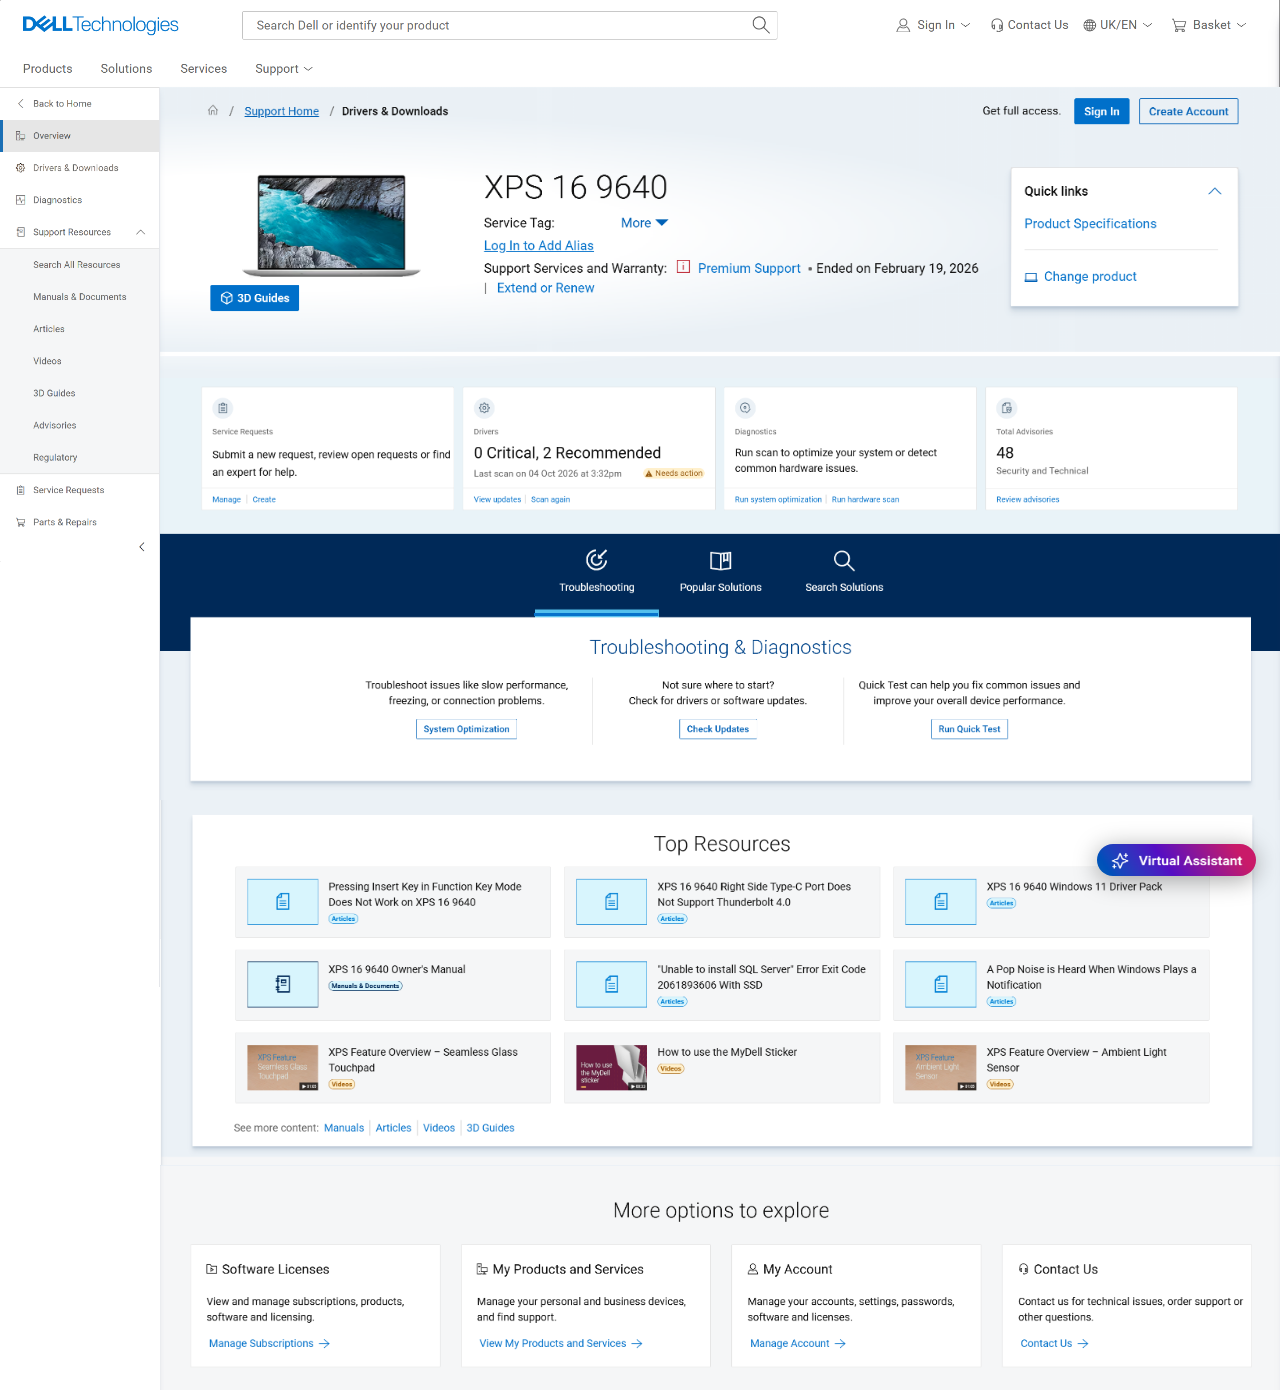
<file: webpage_layout/index.html>
<!DOCTYPE html>
<html lang="en">
<head>
<meta charset="utf-8">
<meta name="viewport" content="width=device-width, initial-scale=1">
<title>Dell Support — XPS 16 9640</title>
<style>
*, *::before, *::after { box-sizing: border-box; margin: 0; padding: 0; }
html, body { height: 100%; background: #fff; font-family: -apple-system, BlinkMacSystemFont, 'Segoe UI', Roboto, sans-serif; }
a { color: #0672cb; }
a:hover { color: #00447c; }
img { display: block; width: 100%; height: auto; }

/* ── Site header ── */
.site-header {
  position: relative;
}
/* Invisible clickable overlay links on the header image */
.header-link {
  position: absolute;
  top: 64%;
  height: 30%;
  border-radius: 4px;
  transition: background .1s;
}
.header-link:hover {
  background: rgba(6,114,203,.08);
}

/* ── Layout ── */
.layout {
  display: grid;
  grid-template-columns: 1fr 7fr;
  min-height: 100vh;
  width: 100%;
}

/* ── Sidebar ── */
.sidebar {
  border-right: 1px solid #e5e7eb;
  background: #fff;
  position: sticky;
  top: 0;
  align-self: start;
  height: 100vh;
  overflow-y: auto;
}
.sidebar-inner {
  position: relative;
}
.sidebar-inner img {
  display: block;
  width: 100%;
  height: auto;
}
/* Invisible clickable overlay buttons on the sidebar image */
.sidebar-btn {
  position: absolute;
  left: 0;
  width: 100%;
  background: transparent;
  border: 0;
  padding: 0;
  cursor: pointer;
  transition: background .1s;
}
.sidebar-btn:hover {
  background: rgba(0,0,0,.04);
}
/* Highlight behind the selected sidebar item (grey row + blue left bar) */
.sidebar-active {
  position: absolute;
  left: 0;
  width: 100%;
  height: 6.76%;
  background: #e6e6e6;
  mix-blend-mode: multiply;
  pointer-events: none;
}
.sidebar-active::before {
  content: '';
  position: absolute;
  left: 0;
  top: 0;
  width: 1.1%;
  min-width: 3px;
  height: 100%;
  background: #1a6fb5;
}

/* ── Product banner ── */
.banner {
  position: relative;
}
/* Invisible clickable overlay buttons on screenshot images */
.overlay-btn {
  position: absolute;
  background: transparent;
  border: 0;
  padding: 0;
  cursor: pointer;
  border-radius: 4px;
}
.overlay-btn:hover {
  background: rgba(6,114,203,.06);
}

/* ── Main content ── */
.main {
  min-width: 0;
  display: flex;
  flex-direction: column;
}

/* ── Tab bar (Overview) ── */
.tab-bar {
  position: relative;
  width: 100%;
  overflow: hidden;
}
.tab-bar img {
  display: block;
  width: 100%;
  height: auto;
}
.tab-btn {
  position: absolute;
  top: 0;
  height: 100%;
  background: transparent;
  border: 0;
  padding: 0;
  cursor: pointer;
}
.tab-btn:hover {
  background: rgba(6,114,203,.04);
}
.tab-indicator {
  position: absolute;
  bottom: 0;
  height: 3px;
  background: #0672cb;
  transition: left .25s ease;
}

/* ── Content sections ── */
.section { display: none; flex-direction: column; }
.section.active { display: flex; }

/* Cropped image container - for showing part of an image */
.crop-container {
  position: relative;
  width: 100%;
  overflow: hidden;
}
.crop-container img {
  position: absolute;
  left: 0;
  width: 100%;
  height: auto;
  display: block;
}
</style>
<link rel="stylesheet" href="../shared/va.css">
</head>
<body>

<!-- ════════ SITE HEADER ════════ -->
<header class="site-header">
  <img src="uploads/header-1792004093968-9bg6.png" alt="Dell Technologies site header">
  <a class="header-link" href="https://www.dell.com/en-uk/shop" target="_blank" rel="noopener" style="left:1.5%;  width:4.6%" aria-label="Products"></a>
  <a class="header-link" href="https://www.dell.com/en-uk/dt/solutions/index.htm" target="_blank" rel="noopener" style="left:7.4%;  width:4.9%" aria-label="Solutions"></a>
  <a class="header-link" href="https://www.dell.com/en-uk/dt/services/index.htm" target="_blank" rel="noopener" style="left:13.7%; width:4.5%" aria-label="Services"></a>
</header>

<div class="layout">
  <!-- ════════ SIDEBAR ════════ -->
  <aside class="sidebar">
    <div class="sidebar-inner">
      <img src="sidebar_clean.png" alt="Navigation sidebar">
      <div class="sidebar-active" id="sidebarActive" style="top:6.95%"></div>
      <button class="sidebar-btn active" id="sidebarOverview"    style="top:6.5%;  height:7%" aria-label="Overview"></button>
      <button class="sidebar-btn"        id="sidebarDD"          style="top:13.5%; height:7%" aria-label="Drivers & Downloads"></button>
      <button class="sidebar-btn"        id="sidebarDiag"        style="top:20.5%; height:7%" aria-label="Diagnostics"></button>
      <button class="sidebar-btn"        id="sidebarSR"          style="top:81.5%; height:7%" aria-label="Service Requests"></button>
      <button class="sidebar-btn"        id="sidebarPR"          style="top:88.5%; height:7%" aria-label="Parts & Repairs"></button>
    </div>
  </aside>

  <!-- ════════ MAIN ════════ -->
  <main class="main">
    <!-- Banner (always visible) -->
    <div class="banner">
      <img src="uploads/product_page_banner.png" alt="XPS 16 9640 — Product banner">
      <button class="overlay-btn" data-alert="Product Specifications" style="left:77.2%; top:47%;   width:12.2%; height:9%" aria-label="Product Specifications"></button>
      <button class="overlay-btn" data-alert="Change product"         style="left:77.2%; top:67%;   width:10.4%; height:9%" aria-label="Change product"></button>
      <button class="overlay-btn" data-alert="Log In to Add Alias"    style="left:28.9%; top:55.5%; width:10%;   height:8%" aria-label="Log In to Add Alias"></button>
      <button class="overlay-btn" data-alert="Premium Support"        style="left:48%;   top:64%;   width:9.5%;  height:8%" aria-label="Premium Support"></button>
      <button class="overlay-btn" data-alert="Extend or Renew"        style="left:29.9%; top:71.5%; width:9.3%;  height:8%" aria-label="Extend or Renew"></button>
    </div>

    <!-- ──── Overview ──── -->
    <div class="section active" id="viewOverview">
      <img src="uploads/product_page_o_banner1.png" alt="Overview summary cards">

      <!-- Tab bar -->
      <div class="tab-bar" id="tabBar">
        <div style="position:relative;width:100%;padding-top:7.45%;overflow:hidden">
          <img src="uploads/product_page_o_middle1.png" alt="Section tabs" style="position:absolute;left:0;top:0;width:100%;height:auto">
          <div class="tab-indicator" id="tabIndicator" style="left:33.4%;width:11.1%"></div>
          <button class="tab-btn" id="tabTroubleshooting" style="left:33.4%;width:11.1%" aria-label="Troubleshooting"></button>
          <button class="tab-btn" id="tabPopular"         style="left:44.5%;width:11%"  aria-label="Popular Solutions"></button>
          <button class="tab-btn" id="tabSearch"          style="left:55.5%;width:11.1%" aria-label="Search Solutions"></button>
        </div>
      </div>

      <!-- Tab content: Troubleshooting -->
      <div class="section active" id="contentTroubleshooting">
        <div class="crop-container" style="padding-top:16.42%">
          <img src="uploads/product_page_o_middle1.png" alt="Troubleshooting and diagnostics" style="top:-45.39%">
        </div>
        <img src="uploads/product_page_o_middle2.png" alt="Top resources">
      </div>

      <!-- Tab content: Popular Solutions -->
      <div class="section" id="contentPopular">
        <div class="crop-container" style="padding-top:38.35%">
          <img src="uploads/product_page_o_popularsolutions.png" alt="Popular solutions" style="top:-13.16%">
        </div>
      </div>

      <!-- Tab content: Search Solutions -->
      <div class="section" id="contentSearch">
        <div class="crop-container" style="padding-top:45.63%">
          <img src="uploads/product_page_o_searchsolutions.png" alt="Search solutions" style="top:-13.9%">
        </div>
      </div>

      <img src="uploads/product_page_o_middle3.png" alt="More options to explore">
    </div>

    <!-- ──── Drivers & Downloads ──── -->
    <div class="section" id="viewDD">
      <img src="uploads/product_page_dd_middle1.png" alt="Automatic driver updates">
      <img src="uploads/produce_page_dd_middle2.png" alt="Additional resources">
    </div>

    <!-- ──── Diagnostics ──── -->
    <div class="section" id="viewDiag">
      <img src="uploads/product_page_d_banner1.png" alt="Diagnostics banner">
      <img src="uploads/product_page_d_middle1.png" alt="Diagnostics section 1">
      <img src="uploads/product_page_d_middle2.png" alt="Diagnostics section 2">
      <img src="uploads/product_page_d_middle3.png" alt="Diagnostics section 3">
    </div>

    <!-- ──── Service Requests ──── -->
    <div class="section" id="viewSR">
      <img src="uploads/product_page_sr_middle1.png" alt="Service request look-up">
    </div>

    <!-- ──── Parts & Repairs ──── -->
    <div class="section" id="viewPR">
      <img src="uploads/product_page_pr_middle1.png" alt="Parts and repairs">
    </div>
  </main>
</div>

<script>
// ── Sidebar navigation ──
const views = {
  overview: document.getElementById('viewOverview'),
  dd:       document.getElementById('viewDD'),
  diag:     document.getElementById('viewDiag'),
  sr:       document.getElementById('viewSR'),
  pr:       document.getElementById('viewPR'),
};

const sidebarBtns = {
  overview: document.getElementById('sidebarOverview'),
  dd:       document.getElementById('sidebarDD'),
  diag:     document.getElementById('sidebarDiag'),
  sr:       document.getElementById('sidebarSR'),
  pr:       document.getElementById('sidebarPR'),
};

// Top offset of the highlight row for each sidebar item (matches sidebar_clean.png)
const sidebarActive = document.getElementById('sidebarActive');
const activeTops = { overview: '6.95%', dd: '13.64%', diag: '20.4%', sr: '81.5%', pr: '88.3%' };

function showView(key) {
  Object.values(views).forEach(v => v.classList.remove('active'));
  Object.values(sidebarBtns).forEach(b => b.classList.remove('active'));
  views[key].classList.add('active');
  sidebarBtns[key].classList.add('active');
  sidebarActive.style.top = activeTops[key];
  window.scrollTo({ top: 0, behavior: 'smooth' });
}

Object.entries(sidebarBtns).forEach(([key, btn]) => {
  btn.addEventListener('click', () => showView(key));
});

// ── Banner placeholder actions ──
document.querySelectorAll('.overlay-btn[data-alert]').forEach(btn => {
  btn.addEventListener('click', () => alert(btn.dataset.alert));
});

// Open a specific view from the URL: index.html#diag, or ?view=diag as the design uses
const initialView = location.hash.slice(1) || new URLSearchParams(location.search).get('view');
if (views[initialView]) showView(initialView);

// ── Overview tabs ──
const tabContents = {
  troubleshooting: document.getElementById('contentTroubleshooting'),
  popular:         document.getElementById('contentPopular'),
  search:          document.getElementById('contentSearch'),
};

const tabBtns = {
  troubleshooting: document.getElementById('tabTroubleshooting'),
  popular:         document.getElementById('tabPopular'),
  search:          document.getElementById('tabSearch'),
};

const tabIndicator = document.getElementById('tabIndicator');

const tabPositions = {
  troubleshooting: { left: '33.4%', width: '11.1%' },
  popular:         { left: '44.5%', width: '11%' },
  search:          { left: '55.5%', width: '11.1%' },
};

function showTab(key) {
  Object.values(tabContents).forEach(c => c.classList.remove('active'));
  tabContents[key].classList.add('active');
  tabIndicator.style.left = tabPositions[key].left;
  tabIndicator.style.width = tabPositions[key].width;
}

Object.entries(tabBtns).forEach(([key, btn]) => {
  btn.addEventListener('click', () => showTab(key));
});
</script>

<!-- Virtual Assistant button + chat drawer (shared with the landing page) -->
<script src="../shared/va.js"></script>
</body>
</html>
</file>
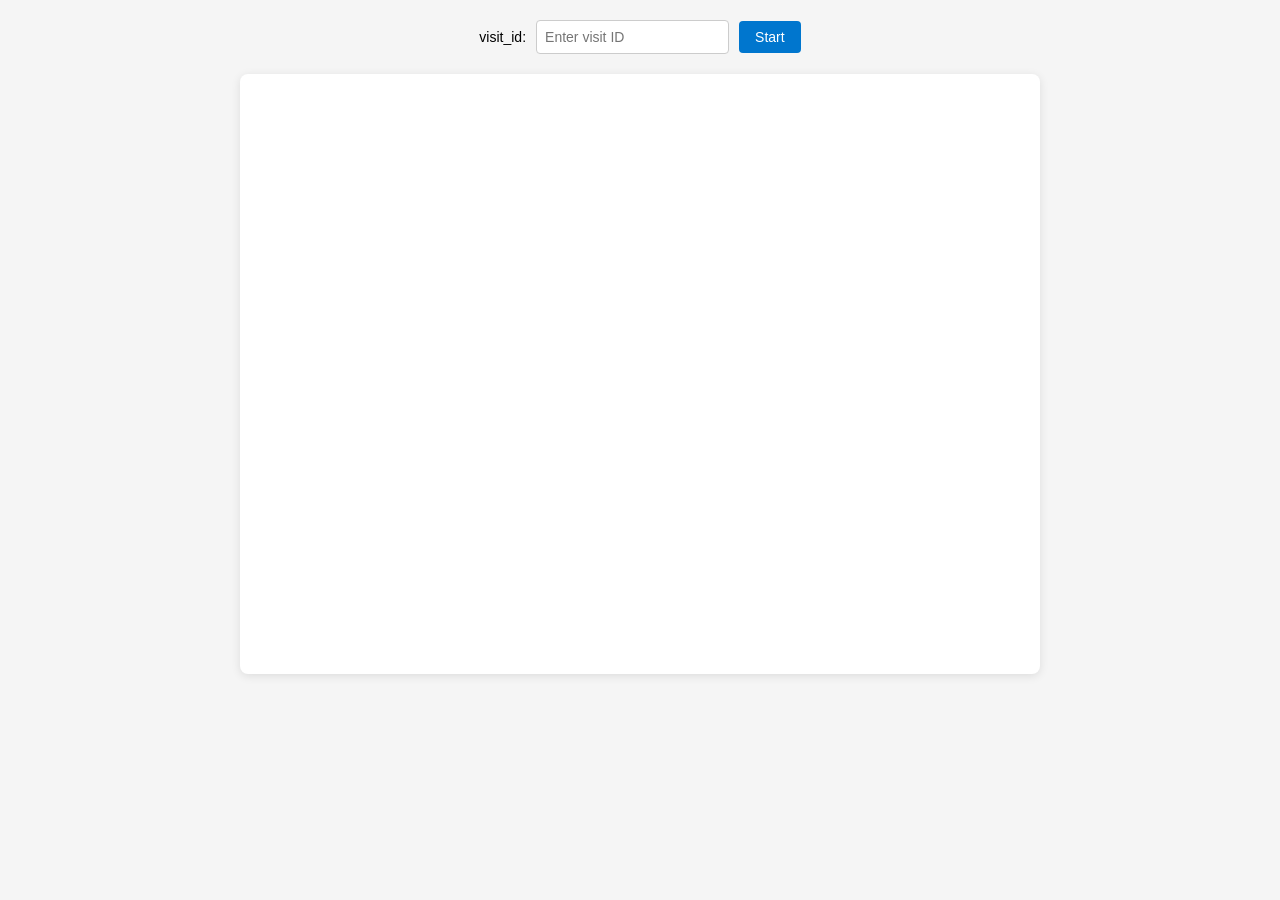
<file: graph.html>
<!DOCTYPE html>
<html lang="en">
<head>
    <meta charset="UTF-8">
    <meta name="viewport" content="width=device-width, initial-scale=1.0">
    <title>Graph Visualization</title>
    <style>
        body {
            margin: 0;
            padding: 0;
            display: flex;
            flex-direction: column;
            align-items: center;
            min-height: 100vh;
            background-color: #f5f5f5;
        }
        .controls {
            padding: 20px;
            display: flex;
            align-items: center;
            gap: 10px;
        }
        .controls label {
            font-family: Arial, sans-serif;
            font-size: 14px;
        }
        .controls input {
            padding: 8px;
            border: 1px solid #ccc;
            border-radius: 4px;
            font-size: 14px;
        }
        .controls button {
            padding: 8px 16px;
            background-color: #0076ce;
            color: white;
            border: none;
            border-radius: 4px;
            cursor: pointer;
            font-size: 14px;
        }
        .controls button:hover {
            background-color: #005a9e;
        }
        canvas {
            background-color: white;
            border-radius: 8px;
            box-shadow: 0 2px 10px rgba(0, 0, 0, 0.1);
            cursor: grab;
        }
        canvas:active {
            cursor: grabbing;
        }
    </style>
</head>
<body>
    <div class="controls">
        <label for="visitId">visit_id:</label>
        <input type="text" id="visitId" placeholder="Enter visit ID">
        <button id="startBtn">Start</button>
    </div>
    <canvas id="graphCanvas" width="800" height="600"></canvas>

    <script>
        const canvas = document.getElementById('graphCanvas');
        const ctx = canvas.getContext('2d');

        const nodes = [];
        const edges = [];
        const nodeRadius = 30;

        let isDragging = false;
        let draggedNode = null;
        let dragOffsetX = 0;
        let dragOffsetY = 0;

        function drawNode(x, y, label, type) {
            ctx.beginPath();
            ctx.arc(x, y, nodeRadius, 0, Math.PI * 2);
            if (type === 'visit') {
                ctx.fillStyle = '#0076ce';
                ctx.strokeStyle = '#005a9e';
            } else if (type === 'url') {
                ctx.fillStyle = '#dc3545';
                ctx.strokeStyle = '#a71d2a';
            }
            ctx.fill();
            ctx.lineWidth = 2;
            ctx.stroke();

            ctx.fillStyle = 'white';
            ctx.font = '16px Arial';
            ctx.textAlign = 'center';
            ctx.textBaseline = 'middle';
            ctx.fillText(label, x, y);
        }

        function drawLegend() {
            const legendX = canvas.width - 120;
            const legendY = 20;
            const itemHeight = 30;

            ctx.font = '14px Arial';
            ctx.textAlign = 'left';
            ctx.textBaseline = 'middle';

            // VISIT legend item
            ctx.beginPath();
            ctx.arc(legendX, legendY, 10, 0, Math.PI * 2);
            ctx.fillStyle = '#0076ce';
            ctx.fill();
            ctx.strokeStyle = '#005a9e';
            ctx.lineWidth = 2;
            ctx.stroke();
            ctx.fillStyle = '#333';
            ctx.fillText('VISIT', legendX + 20, legendY);

            // URL legend item
            ctx.beginPath();
            ctx.arc(legendX, legendY + itemHeight, 10, 0, Math.PI * 2);
            ctx.fillStyle = '#dc3545';
            ctx.fill();
            ctx.strokeStyle = '#a71d2a';
            ctx.lineWidth = 2;
            ctx.stroke();
            ctx.fillStyle = '#333';
            ctx.fillText('(URL)', legendX + 20, legendY + itemHeight);
        }

        function drawEdge(fromX, fromY, toX, toY) {
            ctx.beginPath();
            ctx.moveTo(fromX, fromY);
            ctx.lineTo(toX, toY);
            ctx.strokeStyle = '#666';
            ctx.lineWidth = 2;
            ctx.stroke();
        }

        function render() {
            ctx.clearRect(0, 0, canvas.width, canvas.height);

            drawLegend();

            edges.forEach(edge => {
                drawEdge(edge.from.x, edge.from.y, edge.to.x, edge.to.y);
            });

            nodes.forEach(node => {
                drawNode(node.x, node.y, node.label, node.type);
            });
        }

        function addNode(x, y, label, type) {
            nodes.push({ x, y, label, type });
            render();
        }

        function addEdge(fromIndex, toIndex) {
            edges.push({ from: nodes[fromIndex], to: nodes[toIndex] });
            render();
        }

        function init() {
            const visitId = document.getElementById('visitId').value || '1';
            addNode(400, 300, visitId, 'visit');

            setTimeout(() => {
                addNode(250, 200, '2', 'url');
                addEdge(0, 1);
            }, 2000);

            setTimeout(() => {
                addNode(550, 200, '3', 'url');
                addEdge(0, 2);
            }, 4000);
        }

        function getMousePos(evt) {
            const rect = canvas.getBoundingClientRect();
            return {
                x: evt.clientX - rect.left,
                y: evt.clientY - rect.top
            };
        }

        function getNodeAtPosition(x, y) {
            for (let i = nodes.length - 1; i >= 0; i--) {
                const node = nodes[i];
                const dx = x - node.x;
                const dy = y - node.y;
                if (dx * dx + dy * dy <= nodeRadius * nodeRadius) {
                    return node;
                }
            }
            return null;
        }

        canvas.addEventListener('mousedown', (e) => {
            const pos = getMousePos(e);
            const node = getNodeAtPosition(pos.x, pos.y);
            if (node) {
                isDragging = true;
                draggedNode = node;
                dragOffsetX = pos.x - node.x;
                dragOffsetY = pos.y - node.y;
            }
        });

        canvas.addEventListener('mousemove', (e) => {
            if (isDragging && draggedNode) {
                const pos = getMousePos(e);
                draggedNode.x = pos.x - dragOffsetX;
                draggedNode.y = pos.y - dragOffsetY;
                render();
            }
        });

        canvas.addEventListener('mouseup', () => {
            isDragging = false;
            draggedNode = null;
        });

        canvas.addEventListener('mouseleave', () => {
            isDragging = false;
            draggedNode = null;
        });

        document.getElementById('startBtn').addEventListener('click', init);
    </script>
</body>
</html>
</file>
<file: shared/va.css>
/* Virtual Assistant: floating button + right-hand chat drawer. Shared by both pages; see va.js. */

/* ── Floating Virtual Assistant button ── */
.va-fab {
  position: fixed;
  bottom: 24px;
  right: 24px;
  z-index: 9999;
  cursor: pointer;
  border: none;
  background: none;
  padding: 0;
  filter: drop-shadow(0 4px 12px rgba(0,0,0,.35));
  transition: transform .15s ease, filter .15s ease;
}
.va-fab:hover {
  transform: scale(1.05);
  filter: drop-shadow(0 6px 18px rgba(0,0,0,.45));
}
.va-fab:active { transform: scale(0.97); }
.va-fab img {
  width: auto; /* the product page sets img { width: 100% } globally */
  height: 32px;
  border-radius: 16px;
  display: block;
}

/* ── Virtual Assistant Chat Panel ── */
/* Full-height drawer on the right; the chat card sits inside it */
.va-panel {
  display: none;
  position: fixed;
  top: 0;
  right: 0;
  bottom: 0;
  z-index: 10000;
  width: 440px;
  max-width: 100%;
  padding: 16px 0;
  background: #e9e9ee;
  box-shadow: -12px 0 40px rgba(0,0,0,.45);
  font-family: 'Public Sans', Helvetica, Arial, sans-serif;
  animation: va-slide-in .25s ease;
}
.va-panel.open { display: block; }
@keyframes va-slide-in {
  from { transform: translateX(40px); opacity: 0; }
  to   { transform: translateX(0);    opacity: 1; }
}
.va-card {
  height: 100%;
  display: flex;
  flex-direction: column;
  background: #f4f5fb;
  border-radius: 18px;
  overflow: hidden;
  box-shadow: 0 8px 32px rgba(30,30,70,.18);
}

/* Panel header */
.va-header {
  display: flex;
  align-items: center;
  gap: 10px;
  padding: 14px 16px;
  background: linear-gradient(90deg, oklch(45% .19 275) 0%, oklch(52% .21 320) 60%, oklch(55% .22 355) 100%);
  color: #fff;
}
.va-header button {
  background: none;
  border: 0;
  padding: 6px;
  cursor: pointer;
  color: #fff;
  display: flex;
}
.va-header-title {
  flex: 1;
  display: flex;
  align-items: center;
  justify-content: center;
  gap: 8px;
}
.va-header-title span {
  font-size: 19px;
  font-weight: 500;
  letter-spacing: -0.01em;
}
.va-beta {
  background: #fff;
  color: #1f6b2e;
  font-size: 11px;
  font-weight: 700;
  padding: 3px 8px;
  border-radius: 999px;
  letter-spacing: .04em;
}

/* Messages area */
.va-messages {
  flex: 1;
  overflow-y: auto;
  padding: 22px 20px 8px;
  display: flex;
  flex-direction: column;
  gap: 22px;
}
.va-msg-user {
  display: flex;
  justify-content: flex-end;
}
.va-msg-user-bubble {
  background: oklch(50% .09 275);
  color: #fff;
  font-size: 17px;
  padding: 12px 16px;
  border-radius: 14px 14px 4px 14px;
  max-width: 85%;
  text-wrap: pretty;
}
.va-msg-bot {
  display: flex;
  flex-direction: column;
  gap: 12px;
}
.va-msg-bot-text {
  margin: 0;
  font-size: 17px;
  line-height: 1.5;
  color: #1d1f33;
  white-space: pre-line;
  text-wrap: pretty;
}
.va-result-list {
  margin: 0;
  padding-left: 20px;
  display: flex;
  flex-direction: column;
  gap: 6px;
  font-size: 15px;
  line-height: 1.4;
  color: #1d1f33;
}
.va-result-list a {
  color: #0672cb;
  text-decoration: underline;
  cursor: pointer;
}
.va-result-list a:hover { color: #054f8f; }
.va-question-list {
  display: flex;
  flex-direction: column;
  align-items: flex-start;
  gap: 10px;
}
.va-question-btn {
  width: fit-content;
  max-width: 100%;
  padding: 9px 11px;
  border: 2px solid transparent;
  border-radius: 10px;
  background: linear-gradient(#f5f6fc, #f5f6fc) padding-box,
              linear-gradient(110deg, #086fd6, #5a27c8 52%, #cf236c) border-box;
  color: #171925;
  font: 600 12px/1.35 'Public Sans', sans-serif;
  text-align: left;
  cursor: pointer;
}
.va-question-btn:hover,
.va-question-btn:focus-visible {
  background: linear-gradient(#e9ecf8, #e9ecf8) padding-box,
              linear-gradient(110deg, #086fd6, #5a27c8 52%, #cf236c) border-box;
  outline: none;
}
.va-coveo-result {
  color: #27304f;
  background: transparent;
  font-size: 15px;
  line-height: 1.52;
}
.va-coveo-result h2,
.va-coveo-result h3 {
  margin: 0;
  color: #27304f;
  font-weight: 400;
  letter-spacing: -.02em;
}
.va-coveo-result h2 {
  margin-bottom: 20px;
  font-size: 27px;
  line-height: 1.18;
}
.va-coveo-result h3 {
  margin-bottom: 12px;
  font-size: 24px;
  line-height: 1.25;
}
.va-coveo-result section { margin-bottom: 24px; }
.va-coveo-result section:last-child { margin-bottom: 0; }
.va-coveo-result ol {
  margin: 0;
  padding-left: 26px;
}
.va-coveo-result li { margin-bottom: 8px; }
.va-coveo-result > ol > li { margin-bottom: 20px; }
.va-coveo-result li:last-child { margin-bottom: 0; }
.va-coveo-result li p:first-of-type { margin-top: 8px; }
.va-coveo-result ul {
  margin: 6px 0 10px;
  padding-left: 27px;
  list-style-type: circle;
}
.va-coveo-result p { margin: 0 0 8px; }
.va-coveo-result strong { font-weight: 700; }
.va-troubleshooting-card {
  background: #fff;
  border: 1px solid #e0e3ec;
  border-radius: 8px;
  padding: 20px;
  color: #25283a;
  box-shadow: 0 1px 3px rgba(30, 35, 65, .08);
}
.va-device-details {
  padding-bottom: 14px;
  border-bottom: 1px solid #cfd2da;
}
.va-device-details p {
  margin: 0 0 9px;
  font-size: 13px;
  line-height: 1.35;
}
.va-device-details p:last-child { margin-bottom: 0; }
.va-troubleshooting-form {
  display: flex;
  flex-direction: column;
  gap: 14px;
  padding-top: 14px;
}
.va-troubleshooting-form label {
  display: block;
  font-size: 13px;
  color: #666;
}
.va-troubleshooting-form label span { color: #b4232d; }
.va-troubleshooting-form input {
  display: block;
  width: 100%;
  height: 38px;
  margin-top: 6px;
  padding: 7px 9px;
  border: 1px solid #888;
  border-radius: 0;
  background: #fff;
  color: #25283a;
  font: 14px 'Public Sans', sans-serif;
}
.va-troubleshooting-form input:focus {
  outline: 2px solid #6d50d8;
  outline-offset: 1px;
}
.va-troubleshooting-form button {
  align-self: center;
  width: 162px;
  margin-top: 0;
  padding: 10px 18px;
  border: 0;
  border-radius: 6px;
  background: #242c50;
  color: #fff;
  font: 700 12px 'Public Sans', sans-serif;
  cursor: pointer;
}
.va-troubleshooting-form button:hover { background: #343d6b; }
.va-privacy {
  margin: 14px 0 0;
  font-size: 10px;
  line-height: 1.45;
  color: #5b5e6c;
}
.va-privacy a {
  color: #0672cb;
  text-decoration: underline;
}
.va-msg-actions {
  display: flex;
  gap: 14px;
}
.va-msg-actions button {
  background: none;
  border: 0;
  padding: 2px;
  cursor: pointer;
  color: oklch(45% .1 275);
  display: flex;
}
.va-msg-header {
  display: flex;
  justify-content: space-between;
  align-items: center;
}
.va-msg-header button {
  background: none;
  border: 0;
  padding: 4px;
  cursor: pointer;
  color: oklch(45% .1 275);
  display: flex;
}

/* Sign-in card */
.va-signin-card {
  background: #e6e9f7;
  border: 1px solid oklch(72% .08 275);
  border-radius: 8px;
  padding: 18px 16px;
  display: flex;
  flex-direction: column;
  gap: 10px;
}
.va-signin-card h3 {
  font-size: 19px;
  font-weight: 600;
  color: #1d1f33;
  margin: 0;
}
.va-signin-card p {
  margin: 0;
  font-size: 15px;
  line-height: 1.5;
  color: #2c2f45;
}
.va-signin-actions {
  display: flex;
  gap: 10px;
  flex-wrap: wrap;
  margin-top: 6px;
}
.va-signin-actions .btn-primary {
  background: #1c2143;
  color: #fff;
  border: 0;
  border-radius: 6px;
  padding: 11px 18px;
  font: 600 15px 'Public Sans', sans-serif;
  cursor: pointer;
}
.va-signin-actions .btn-primary:hover { background: #2a3060; }
.va-signin-actions .btn-secondary {
  background: transparent;
  color: #1c2143;
  border: 1.5px solid #1c2143;
  border-radius: 6px;
  padding: 11px 18px;
  font: 600 15px 'Public Sans', sans-serif;
  cursor: pointer;
}
.va-signin-actions .btn-secondary:hover { background: #dde1f3; }

/* "Working on your response" state */
.va-thinking {
  display: flex;
  flex-direction: column;
  gap: 18px;
}
.va-thinking svg { animation: va-spin 2s linear infinite; transform-origin: 50% 50%; }
.va-thinking p {
  margin: 0;
  font-size: 22px;
  line-height: 1.4;
  background: linear-gradient(90deg, #3a3d55 0%, #3a3d55 35%, #b7bacb 60%, #3a3d55 100%);
  background-size: 200% 100%;
  -webkit-background-clip: text;
  background-clip: text;
  color: transparent;
  animation: va-shimmer 2.4s linear infinite;
}
@keyframes va-spin { to { transform: rotate(360deg); } }
@keyframes va-shimmer { 0% { background-position: 200% 0; } 100% { background-position: -200% 0; } }

/* "Chat ended" notice */
.va-ended {
  display: flex;
  flex-direction: column;
  gap: 16px;
  align-items: flex-start;
}
.va-ended p {
  margin: 0;
  font-size: 17px;
  line-height: 1.5;
  color: #1d1f33;
  text-wrap: pretty;
}
.va-new-chat {
  background: #fff;
  color: #1d1f33;
  border: 2px solid transparent;
  border-radius: 8px;
  padding: 13px 22px;
  font: 600 17px 'Public Sans', sans-serif;
  cursor: pointer;
  background-image: linear-gradient(#fff, #fff), linear-gradient(90deg, oklch(45% .19 275), oklch(55% .22 355));
  background-origin: border-box;
  background-clip: padding-box, border-box;
}

/* Input bar */
.va-input-bar {
  padding: 14px 20px 16px;
  display: flex;
  flex-direction: column;
  gap: 12px;
}
.va-input-row {
  position: relative;
  display: flex;
  align-items: center;
  gap: 8px;
  background: #fff;
  border: 1.5px solid #2f3566;
  border-radius: 999px;
  padding: 8px 8px 8px 22px;
  margin-top: 10px;
  box-shadow: 0 2px 10px rgba(40,40,90,.08);
}
/* Label that sits on the input's top border */
.va-input-label {
  position: absolute;
  top: -11px;
  left: 22px;
  background: #fff;
  padding: 0 8px;
  font: 700 14px/1.4 'Public Sans', sans-serif;
  color: #3b3f8a;
}
.va-input-row input {
  flex: 1;
  min-width: 0;
  border: 0;
  outline: 0;
  font: 700 14px 'Public Sans', sans-serif;
  letter-spacing: -.01em;
  color: #3b3f8a;
  background: transparent;
}
.va-input-row input::placeholder { color: #999; }
.va-mic-btn {
  width: 44px;
  height: 44px;
  border-radius: 50%;
  border: 1.5px solid oklch(88% .03 275);
  background: #fff;
  color: oklch(60% .05 275);
  display: flex;
  align-items: center;
  justify-content: center;
  cursor: pointer;
  flex: none;
}
.va-send-btn {
  width: 48px;
  height: 48px;
  border-radius: 50%;
  border: 0;
  background: linear-gradient(135deg, oklch(62% .16 300), oklch(68% .18 350));
  color: #fff;
  display: flex;
  align-items: center;
  justify-content: center;
  cursor: pointer;
  flex: none;
  transition: filter .15s;
}
.va-send-btn:hover { filter: brightness(1.06); }
.va-disclaimer {
  margin: 0;
  text-align: center;
  font-size: 13px;
  color: #4a4d66;
}
.va-disclaimer a { color: #4a4d66; }
</file>
